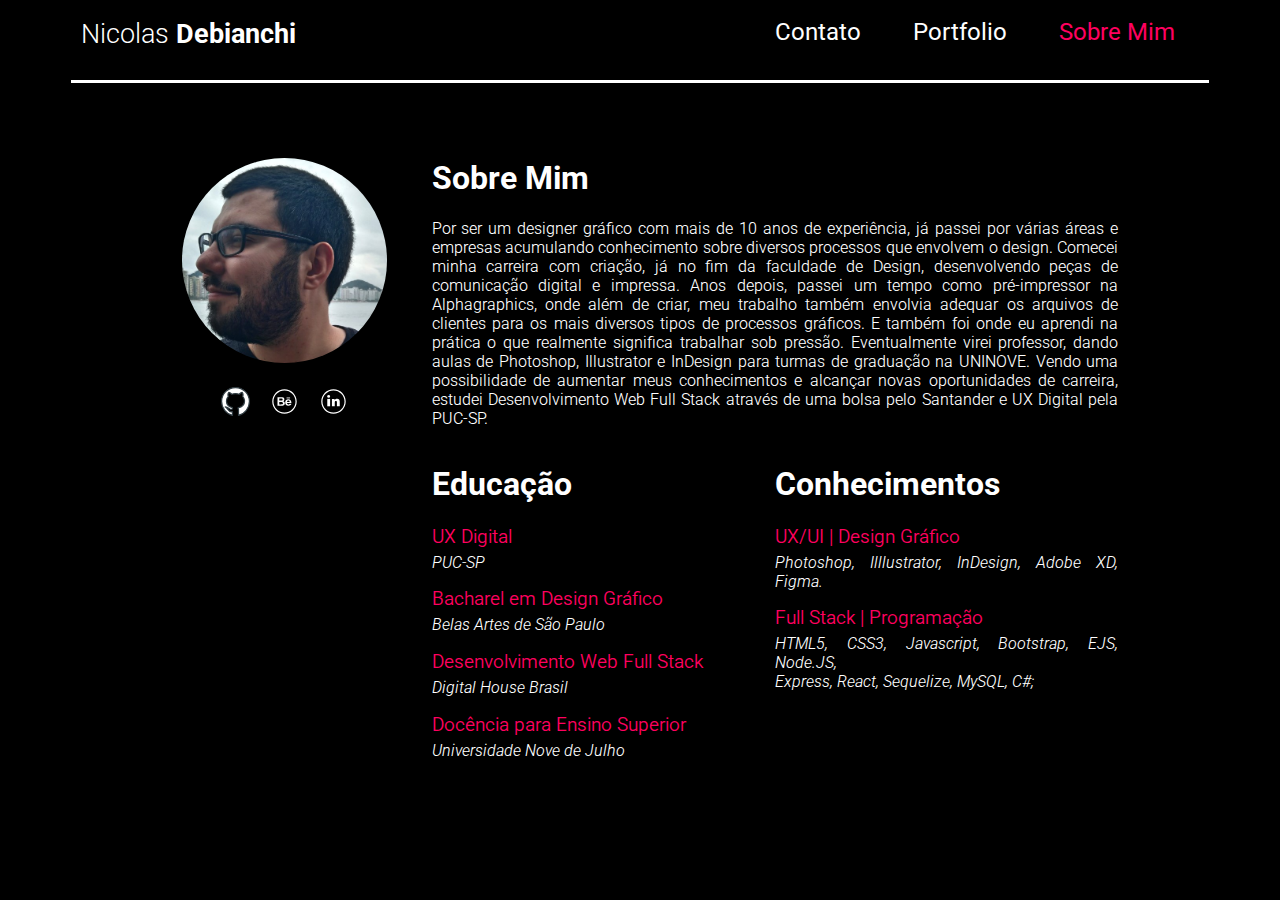
<file: pages/about.html>
<!DOCTYPE html>
<html>

<head>
    <meta charset="UTF-8">
    <meta name="viewport" content="width=device-width, initial-scale=1.0">
    <title>Sobre Mim | Nicolas Debianchi</title>
    <link rel="stylesheet" href="../styles/styles.css">
</head>

<body>
    <!-- Navbar -->
    <nav class="navbar">
        <a href="../index.html" class="nav-logo">Nicolas <span>Debianchi</span></a>
        <div>
            <a href="contact.html">Contato</a>
            <a href="portfolio.html">Portfolio</a>
            <a href="about.html" class="nav-active">Sobre Mim</a>
        </div>
    </nav>
    <hr>

    <section class="main-container">        
        <div class="about-main">

            <div class="about-profile-social">
                <div class="about-profile-pic">
                    <img src="../images/nicolas.jpg">
                </div>
    
                <div class="about-social-media">
                    <a href="https://github.com/ndebianchi" target="_blank"><div><img src="../images/logos/github.svg"></div></a>
                    <a href="https://www.behance.net/ndebianchi" target="_blank"><div><img src="../images/logos/behance.svg"></div></a>
                    <a href="https://www.linkedin.com/in/ndebianchi/" target="_blank"><div><img src="../images/logos/linkedin2.svg"></div></a>
                </div>
            </div>

            <div class="about-text">
                <div>
                    <h1>Sobre Mim</h1>
                    <p>
                        Por ser um designer gráfico com mais de 10 anos de experiência, já passei por várias áreas e
                        empresas acumulando conhecimento sobre diversos processos que envolvem o design. Comecei minha
                        carreira com criação, já no fim da faculdade de Design, desenvolvendo peças de comunicação digital e
                        impressa. Anos depois, passei um tempo como pré-impressor na Alphagraphics, onde além de criar, meu
                        trabalho também envolvia adequar os arquivos de clientes para os mais diversos tipos de processos
                        gráficos. E também foi onde eu aprendi na prática o que realmente significa trabalhar sob pressão.
                        Eventualmente virei professor, dando aulas de Photoshop, Illustrator e InDesign para turmas de
                        graduação na UNINOVE. Vendo uma possibilidade de aumentar meus conhecimentos e alcançar novas
                        oportunidades de carreira, estudei Desenvolvimento Web Full Stack através de uma bolsa pelo
                        Santander e UX Digital pela PUC-SP.
                    </p>
                </div>
                <div class="about-text-cv">
                    <div>
                        <h1>Educação</h1>
        
                        <h3>UX Digital</h3>
                        <p><span>PUC-SP</span></p>
                        <h3>Bacharel em Design Gráfico</h3>
                        <p><span>Belas Artes de São Paulo</span></p> 
                        <h3>Desenvolvimento Web Full Stack</h3>
                        <p><span>Digital House Brasil</span></p>
                        <h3>Docência para Ensino Superior</h3>
                        <p><span>Universidade Nove de Julho</span></p>                  
                    </div>
                    <div>
                        <h1>Conhecimentos</h1>
        
                        <h3>UX/UI | Design Gráfico</h3>
                        <p><span>Photoshop, Illlustrator, InDesign, Adobe XD, Figma.</span></p>
                        <h3>Full Stack | Programação</h3>
                        <p><span>HTML5, CSS3, Javascript, Bootstrap, EJS, Node.JS,<br/>
                            Express, React, Sequelize, MySQL, C#;</span></p>                                 
                    </div>
                </div>                
            </div> 
        </div>
    </section>

</body>
</html>
</file>
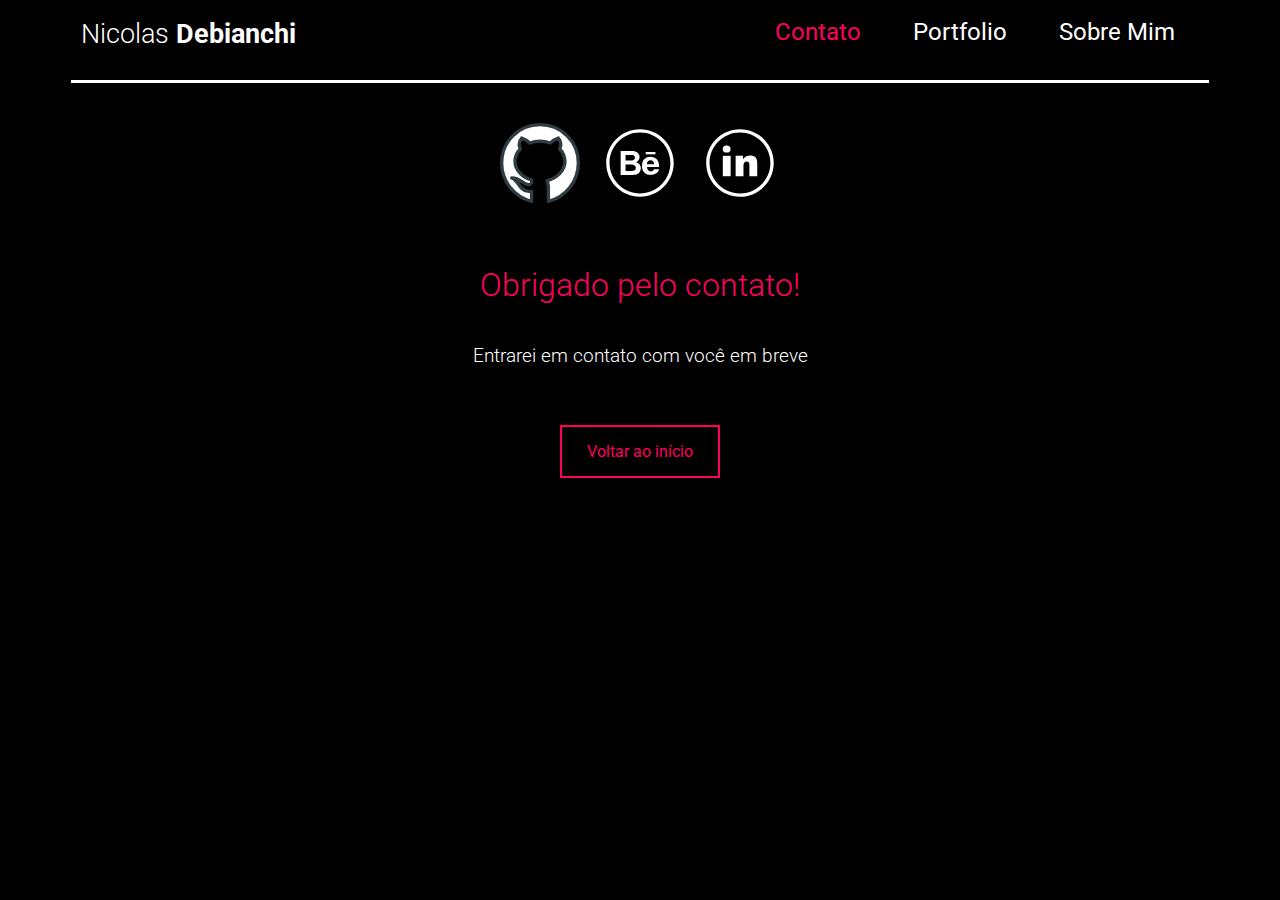
<file: pages/contact-success.html>
<!DOCTYPE html>
<html>
    
<head>
    <meta charset="UTF-8">
    <meta name="viewport" content="width=device-width, initial-scale=1.0">
    <title>Contato | Nicolas Debianchi</title>
    <link rel="stylesheet" href="../styles/styles.css">
</head>
<body>
    <!-- Navbar -->
    <nav class="navbar">
        <a href="../index.html" class="nav-logo">Nicolas <span>Debianchi</span></a>
        <div>
            <a href="contact.html" class="nav-active">Contato</a>
            <a href="portfolio.html">Portfolio</a>
            <a href="about.html">Sobre Mim</a>
        </div>
    </nav>
    <hr>

    <section class="main-container">
        <div class="form-constrainer">
            <div class="social-media">
                <a href="https://github.com/ndebianchi" target="_blank"><div><img src="../images/logos/github.svg"></div></a>
                <a href="https://www.behance.net/ndebianchi" target="_blank"><div><img src="../images/logos/behance.svg"></div></a>
                <a href="https://www.linkedin.com/in/ndebianchi/" target="_blank"><div><img src="../images/logos/linkedin2.svg"></div></a>
            </div>
            </br>
            </br>
            <h1 style="color: #FF005F; font-weight: 300;">Obrigado pelo contato!</h1>
            <h3 style="color: white; font-weight: 300;">Entrarei em contato com você em breve</h3>      
            
            <a href="../index.html" class="success-btn"> Voltar ao início </a>
        </div>
        
    </section>      
    
</body>
</html>
</file>
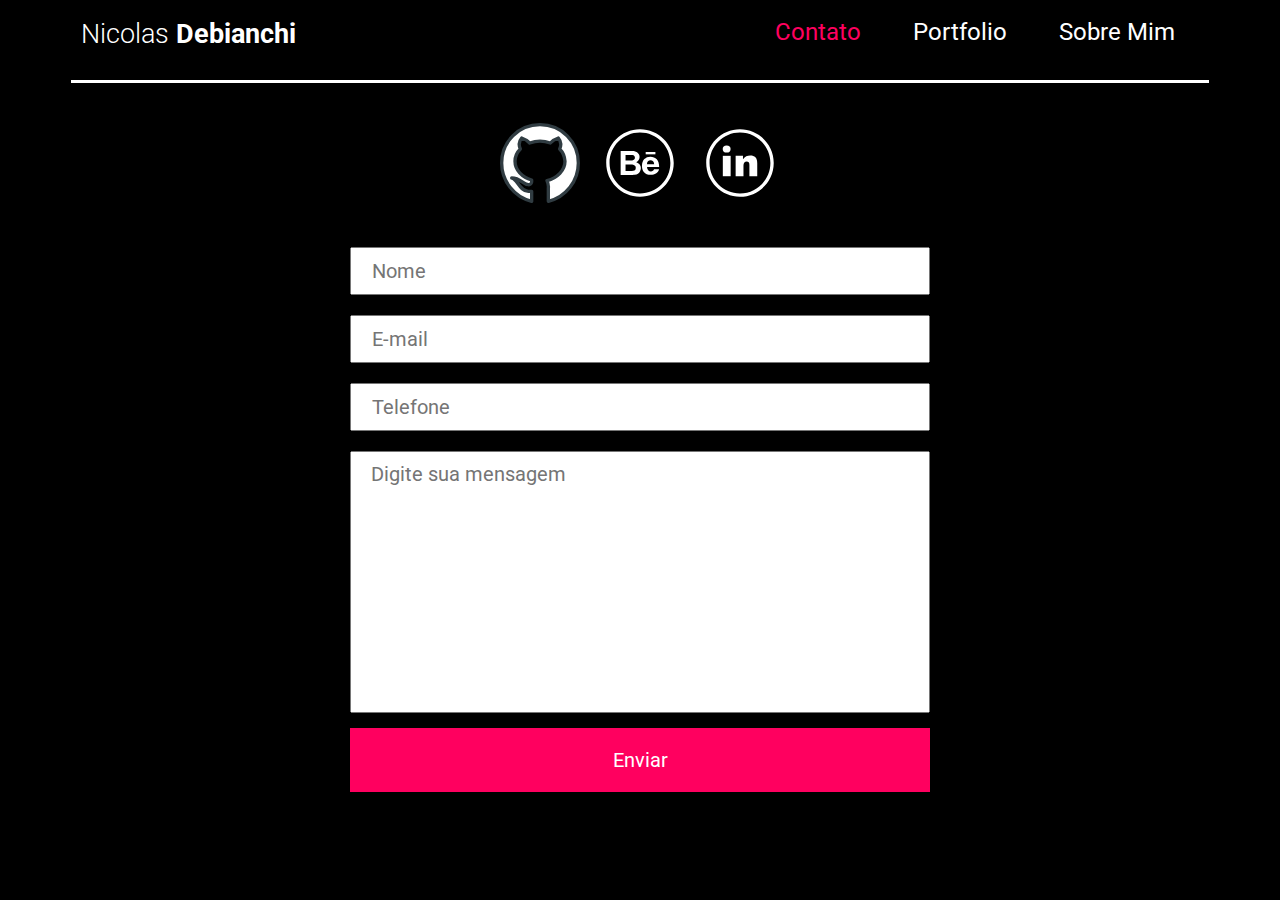
<file: pages/contact.html>
<!DOCTYPE html>
<html>
    
<head>
    <meta charset="UTF-8">
    <meta name="viewport" content="width=device-width, initial-scale=1.0">
    <title>Contato | Nicolas Debianchi</title>
    <link rel="stylesheet" href="../styles/styles.css">
    <script src="../scripts/contato.js" defer></script>
</head>
<body>
    <!-- Navbar -->
    <nav class="navbar">
        <a href="../index.html" class="nav-logo">Nicolas <span>Debianchi</span></a>
        <div>
            <a href="contact.html" class="nav-active">Contato</a>
            <a href="portfolio.html">Portfolio</a>
            <a href="about.html">Sobre Mim</a>
        </div>
    </nav>
    <hr>

    <section class="main-container">
        <div class="form-constrainer">

        <div class="social-media">
            <a href="https://github.com/ndebianchi" target="_blank"><div><img src="../images/logos/github.svg"></div></a>
            <a href="https://www.behance.net/ndebianchi" target="_blank"><div><img src="../images/logos/behance.svg"></div></a>
            <a href="https://www.linkedin.com/in/ndebianchi/" target="_blank"><div><img src="../images/logos/linkedin2.svg"></div></a>
        </div>        
            
        <form action="https://script.google.com/macros/s/AKfycbzT9egBAUOnyNihA8_FlPyg6aXhNqFxOwu0Z_levQ/exec"
         class="contato gform" method="POST">
            <input type="text" placeholder="Nome" name="nome">
            <input type="email" placeholder="E-mail" name="email">
            <input type="tel" placeholder="Telefone" name="tel">
            <textarea placeholder="Digite sua mensagem" name="mensagem" rows="10"></textarea>
            <button type="submit">Enviar</button>
        </form>
        </div>
        
    </section>  
    
    <script data-cfasync="false" type="text/javascript" src="../scripts/contato.js"></script>
</body>
</html>
</file>
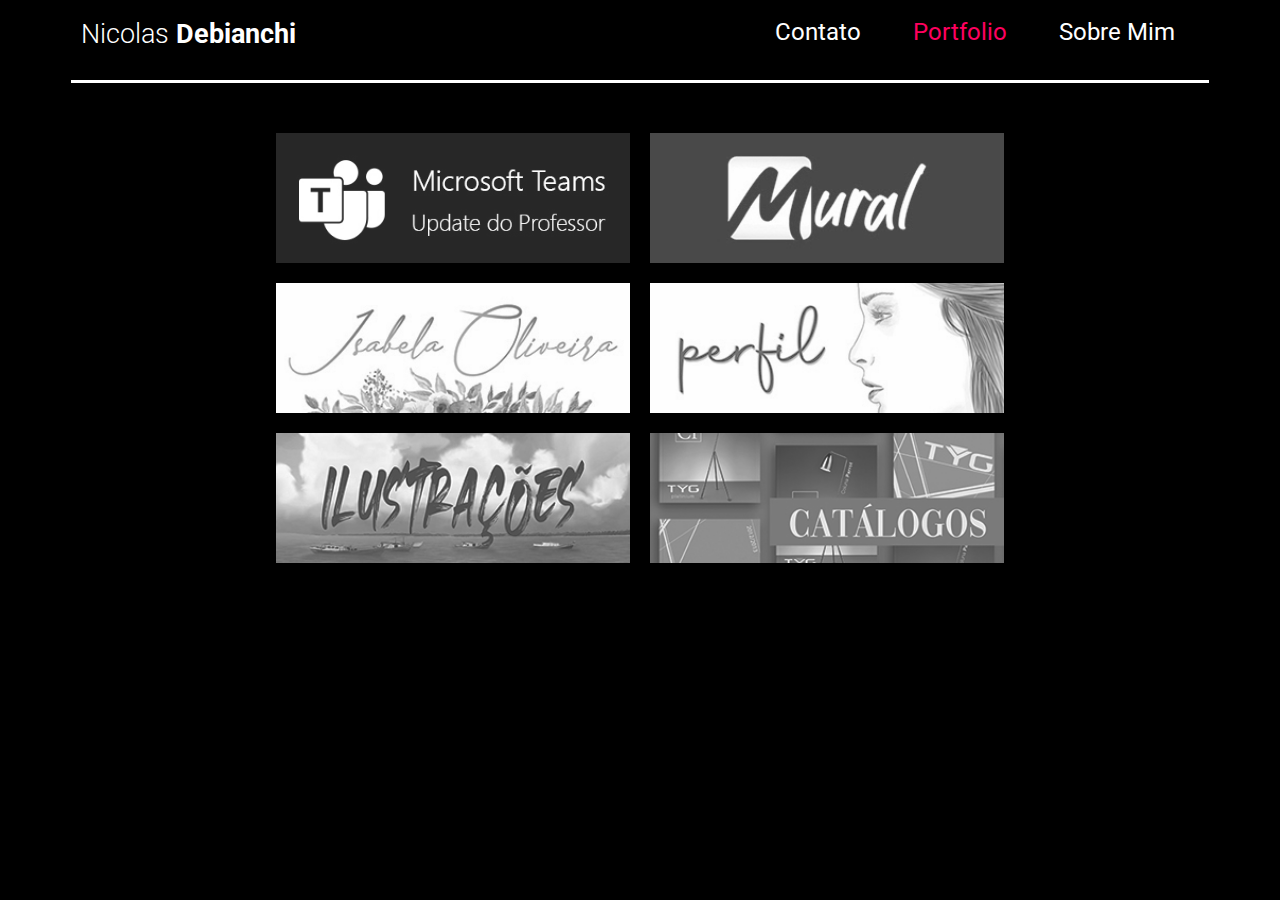
<file: pages/portfolio.html>
<!DOCTYPE html>
<html>
    
<head>
    <meta charset="UTF-8">
    <meta name="viewport" content="width=device-width, initial-scale=1.0">
    <title>Portfolio | Nicolas Debianchi</title>
    <link rel="stylesheet" href="../styles/styles.css">
</head>
<body>
    <!-- Navbar -->
    <nav class="navbar">
        <a href="../index.html" class="nav-logo">Nicolas <span>Debianchi</span></a>
        <div>
            <a href="contact.html">Contato</a>
            <a href="portfolio.html" class="nav-active">Portfolio</a>
            <a href="about.html">Sobre Mim</a>
        </div>
    </nav>
    <hr>

    <section class="main-container">
        <div class="p-projetos">
            <a href="./projects/msteams.html" class="p-item">
                <img src="../images/thumbnails/msteams.jpg" alt="">                
            </a>
            <a href="./projects/mural.html" class="p-item">
                <img src="../images/thumbnails/mural.jpg" alt=""> 
            </a>            
            <a href="./projects/isabela.html" class="p-item">
                <img src="../images/thumbnails/isabela.jpg" alt="">                
            </a>
            <a href="./projects/perfil.html" class="p-item">
                <img src="../images/thumbnails/perfil.jpg" alt="">
            </a> 
            <a href="./projects/ilustras.html" class="p-item">                
                <img src="../images/thumbnails/ilustras.jpg" alt="">
            </a>           
            <a href="./projects/catalogos.html" class="p-item">
                <img src="../images/thumbnails/catalogos.jpg" alt="">                
            </a>      
        </div>        
    </section>


    
    
</body>
</html>
</file>
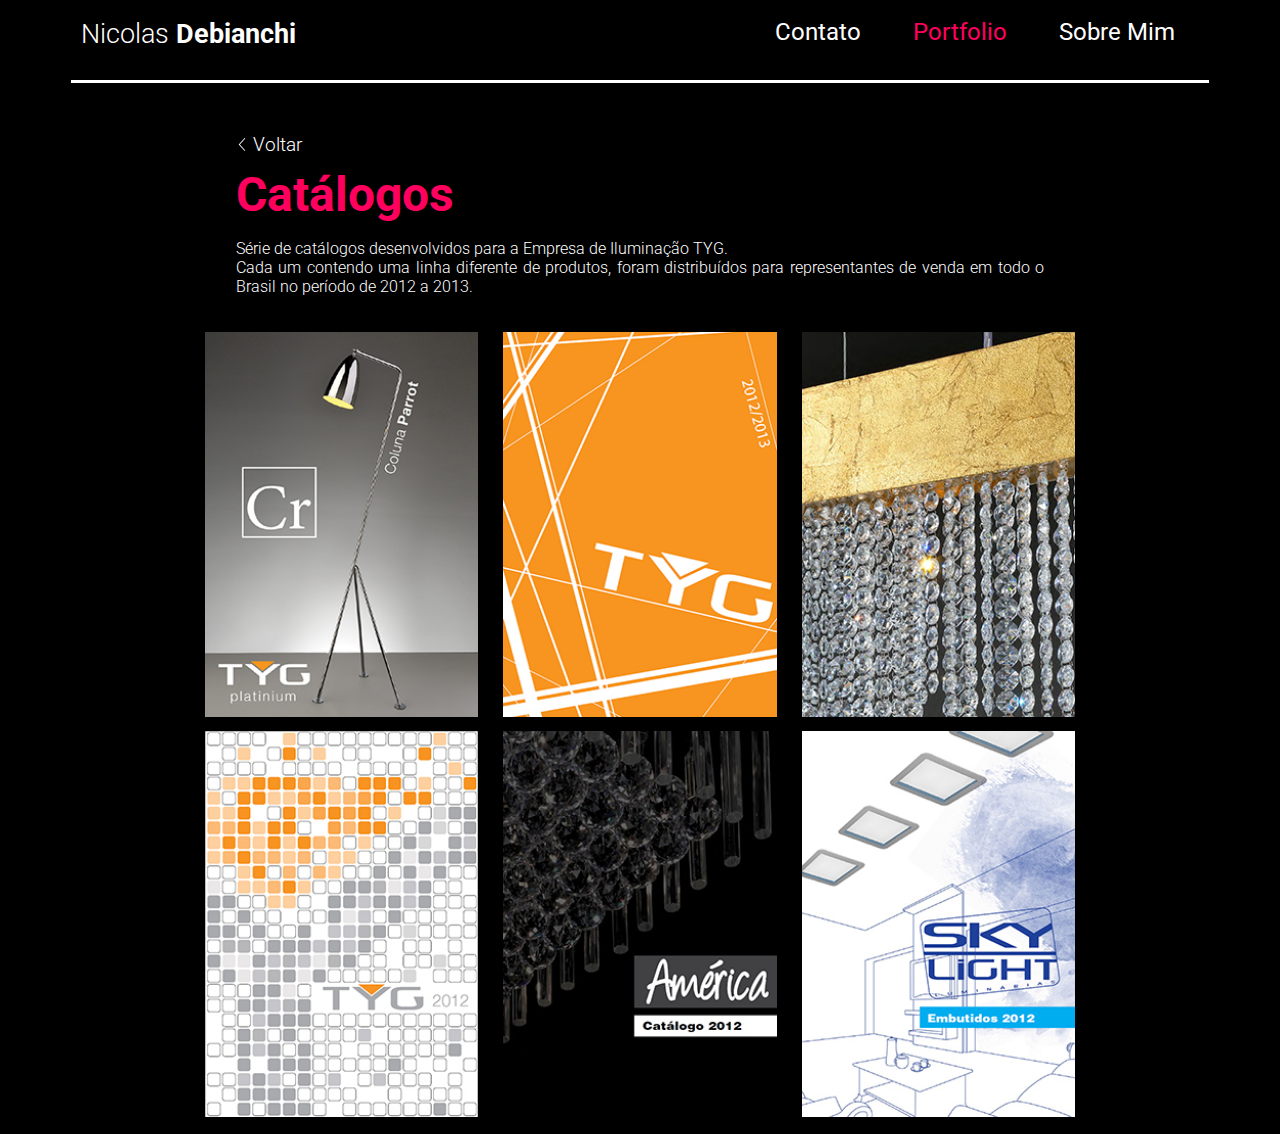
<file: pages/projects/catalogos.html>
<!DOCTYPE html>
<html>

<head>
    <meta charset="UTF-8">
    <meta name="viewport" content="width=device-width, initial-scale=1.0">
    <title>Catálogos | Nicolas Debianchi</title>
    <link rel="stylesheet" href="../../styles/styles.css">
</head>

<body>
    <!-- Navbar -->
    <nav class="navbar">
        <a href="../../index.html" class="nav-logo">Nicolas <span>Debianchi</span></a>
        <div>
            <a href="../contact.html">Contato</a>
            <a href="../portfolio.html" class="nav-active">Portfolio</a>
            <a href="../about.html">Sobre Mim</a>
        </div>
    </nav>
    <hr>

    <section class="main-container">

        <div class="project-header">
            <a href="../portfolio.html"><img src="../../images/logos/back.svg"><h3>Voltar</h3></a>
            <h1>Catálogos</h1>
        </div>
        
        <div class="project-text">
            <p>
                Série de catálogos desenvolvidos para a Empresa de Iluminação TYG. <br/>
                Cada um contendo uma linha diferente de produtos, foram distribuídos
                para representantes de venda em todo o Brasil no período de 2012 a 2013.
            </p>
        </div>

        <div class="capas">
            <a href="../../images/catalogos/Cromados.pdf" target="_blank">
                <img src="../../images/catalogos/Capas/Cromados.jpg">
            </a>
            <a href="../../images/catalogos/TYG_1213.pdf" target="_blank">
                <img src="../../images/catalogos/Capas/TYG_1213.jpg">
            </a>
            <a href="../../images/catalogos/TYG_Cristais.pdf" target="_blank">
                <img src="../../images/catalogos/Capas/TYG_Cristais.jpg">
            </a>
            <a href="../../images/catalogos/TYG_2012.pdf" target="_blank">
                <img src="../../images/catalogos/Capas/TYG_2012.jpg">
            </a>
            <a href="../../images/catalogos/TYG_America.pdf" target="_blank">
                <img src="../../images/catalogos/Capas/TYG_America.jpg">
            </a>
            <a href="../../images/catalogos/TYG_Embutidos.pdf" target="_blank">
                <img src="../../images/catalogos/Capas/TYG_Embutidos.jpg">
            </a>
        </div>

       

    </section>

</body>
</html>
</file>
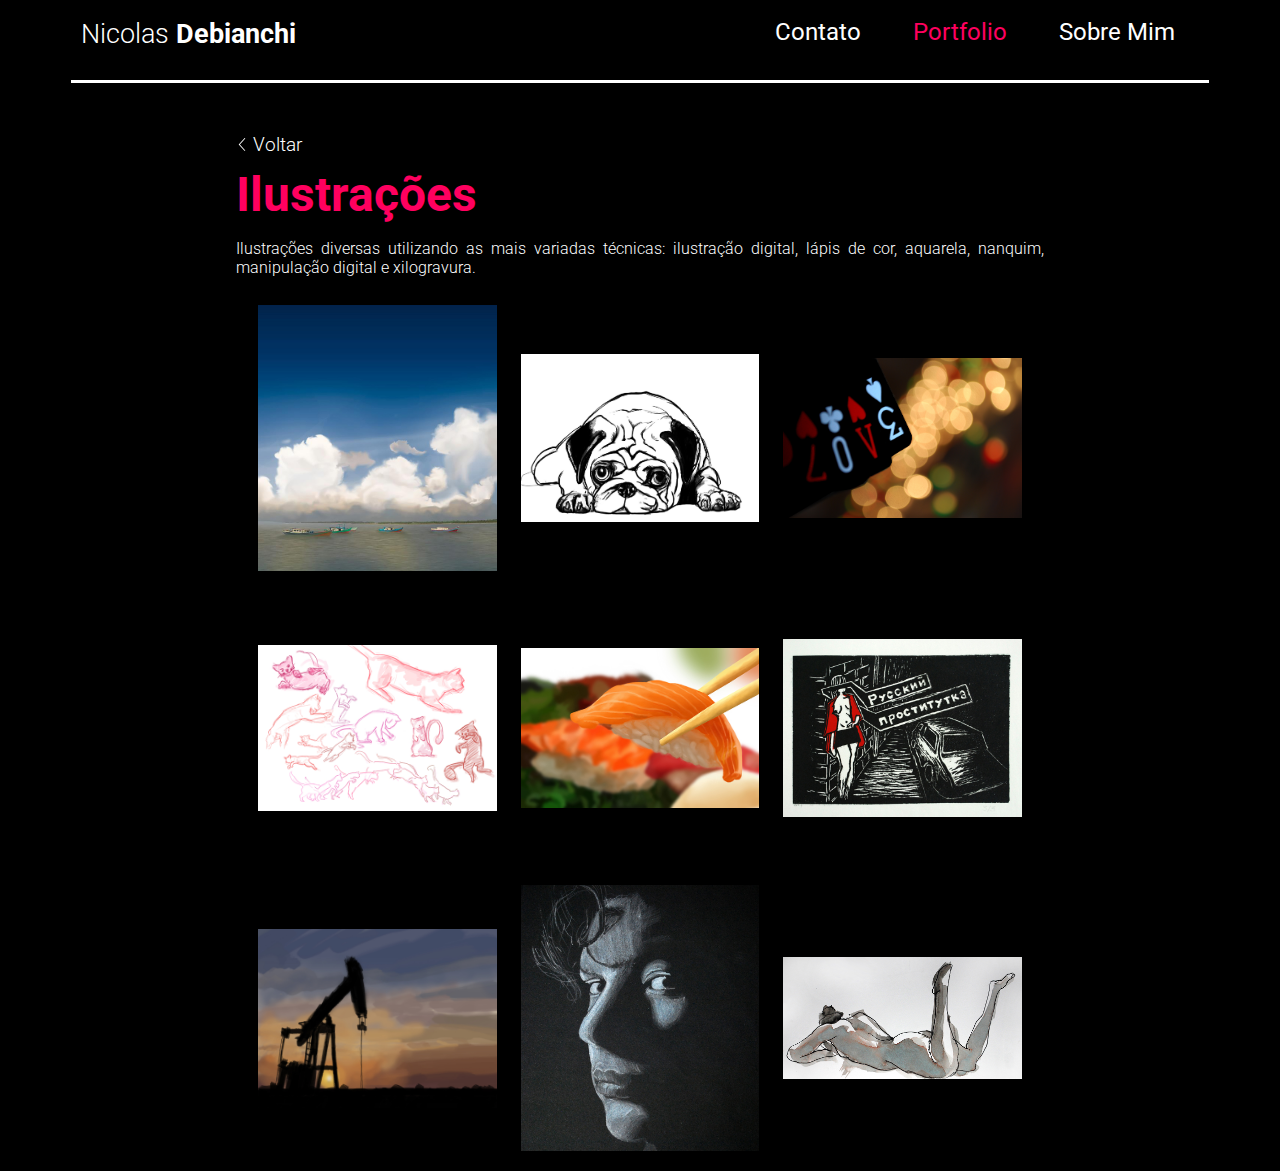
<file: pages/projects/ilustras.html>
<!DOCTYPE html>
<html>

<head>
    <meta charset="UTF-8">
    <meta name="viewport" content="width=device-width, initial-scale=1.0">
    <title>Ilustrações | Nicolas Debianchi</title>
    <link rel="stylesheet" href="../../styles/styles.css">
    <script src="../../scripts/galeriaModal.js" defer></script>
</head>

<body>
    <!-- Navbar -->
    <nav class="navbar">
        <a href="../../index.html" class="nav-logo">Nicolas <span>Debianchi</span></a>
        <div>
            <a href="../contact.html">Contato</a>
            <a href="../portfolio.html" class="nav-active">Portfolio</a>
            <a href="../about.html">Sobre Mim</a>
        </div>
    </nav>
    <hr>

    <section class="main-container">        
        <div class="project-header">
            <a href="../portfolio.html"><img src="../../images/logos/back.svg"><h3>Voltar</h3></a>
            <h1>Ilustrações</h1>
        </div>
        
        <div class="project-text">
            <p>
                Ilustrações diversas utilizando as mais variadas técnicas:
                ilustração digital, lápis de cor, aquarela, nanquim, manipulação digital e xilogravura.
            </p>
        </div>

        <div class="galeria-container">
            <div class="galeria-item">
                <img src="../../images/ilustracoes/001.jpg" class="img-item">
            </div>
            <div class="galeria-item">
                <img src="../../images/ilustracoes/002.jpg" class="img-item">
            </div>
            <div class="galeria-item">
                <img src="../../images/ilustracoes/003.jpg" class="img-item">
            </div>
            <div class="galeria-item">
                <img src="../../images/ilustracoes/004.jpg" class="img-item">
            </div>
            <div class="galeria-item">
                <img src="../../images/ilustracoes/005.jpg" class="img-item">
            </div>
            <div class="galeria-item">
                <img src="../../images/ilustracoes/006.jpg" class="img-item">
            </div>
            <div class="galeria-item">
                <img src="../../images/ilustracoes/007.jpg" class="img-item">
            </div>
            <div class="galeria-item">
                <img src="../../images/ilustracoes/008.jpg" class="img-item">
            </div>
            <div class="galeria-item">
                <img src="../../images/ilustracoes/009.jpg" class="img-item">
            </div>            
        </div>
    
        <!-- modal -->
        <div class="modal">
            <img class="modal-img">
            <span class="close-modal">&times;</span>
            <a class="gal-prev">&#10094;</a>
            <a class="gal-next">&#10095;</a>
        </div> 

    </section>

</body>
</html>
</file>
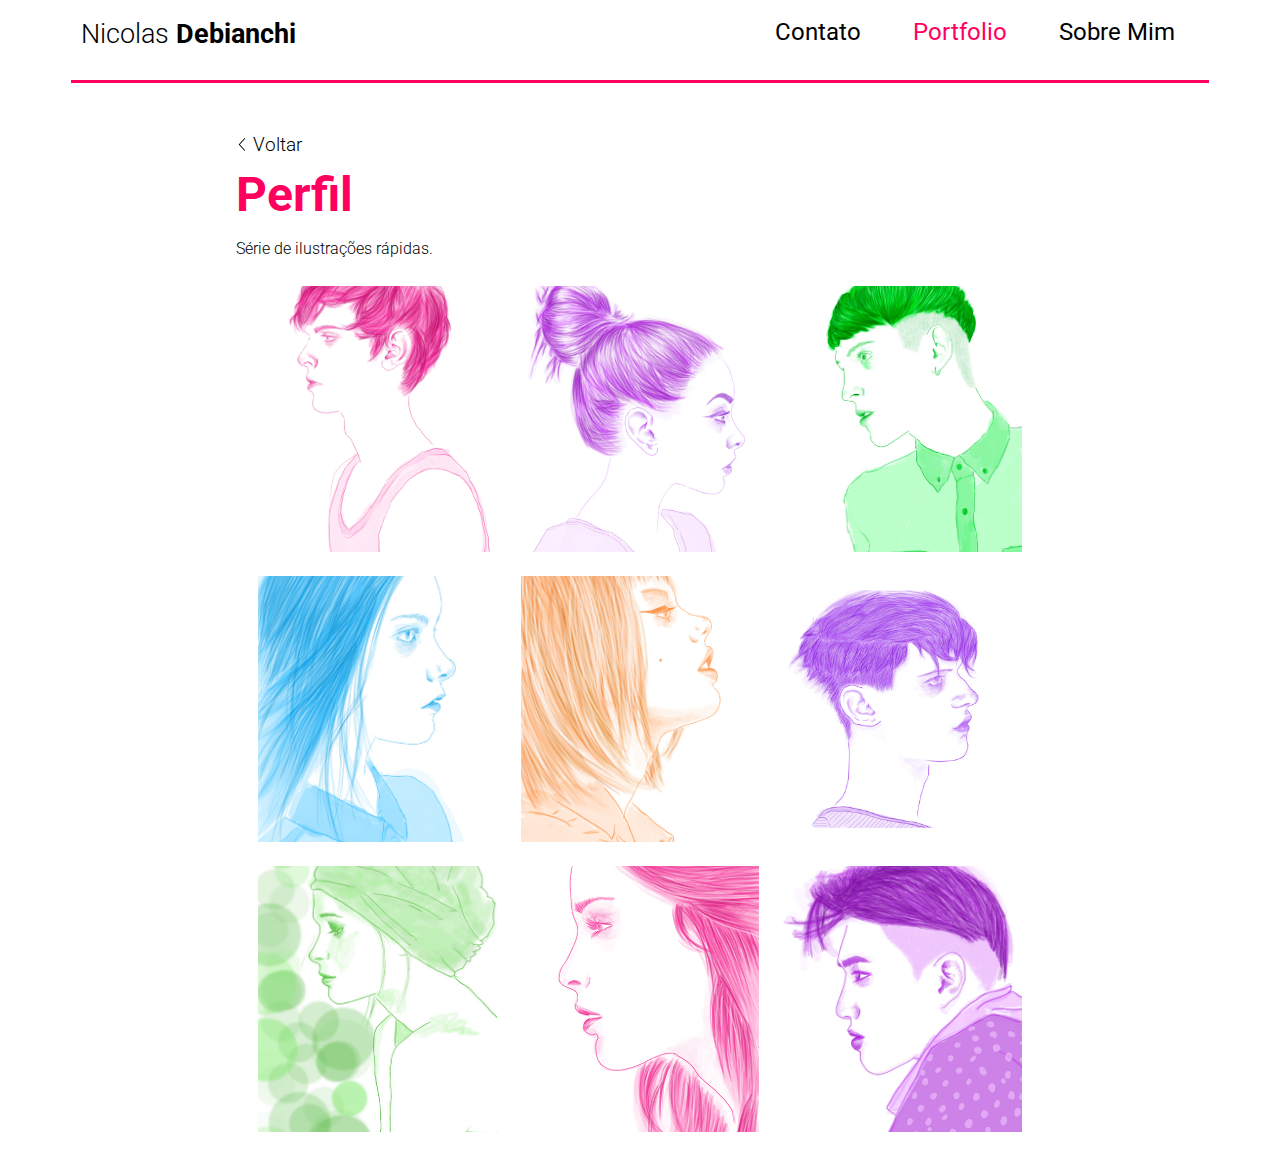
<file: pages/projects/perfil.html>
<!DOCTYPE html>
<html>
    
<head>
    <meta charset="UTF-8">
    <meta name="viewport" content="width=device-width, initial-scale=1.0">
    <title>Perfil | Nicolas Debianchi</title>
    <link rel="stylesheet" href="../../styles/styles.css">
    <link rel="stylesheet" href="../../styles/partials/white-mode.css">
    <script src="../../scripts/galeriaModal.js" defer></script>
</head>

<body>
    <!-- Navbar -->
    <nav class="navbar">
        <a href="../../index.html" class="nav-logo">Nicolas <span>Debianchi</span></a>
        <div>
            <a href="../contact.html">Contato</a>
            <a href="../portfolio.html" class="nav-active">Portfolio</a>
            <a href="../about.html">Sobre Mim</a>
        </div>
    </nav>
    <hr>

    <section class="main-container">        
        <div class="project-header">
            <a href="../portfolio.html"><img src="../../images/logos/back.svg"><h3>Voltar</h3></a>
            <h1>Perfil</h1>
        </div>
        
        <div class="project-text">
            <p>
                Série de ilustrações rápidas.
            </p>
        </div>

        <div class="galeria-container">
            <div class="galeria-item">
                <img src="../../images/perfil/Perfil_1.jpg" class="img-item">
            </div>
            <div class="galeria-item">
                <img src="../../images/perfil/Perfil_2.jpg" class="img-item">
            </div>
            <div class="galeria-item">
                <img src="../../images/perfil/Perfil_4.jpg" class="img-item">
            </div>
            <div class="galeria-item">
                <img src="../../images/perfil/Perfil_5.jpg" class="img-item">
            </div>
            <div class="galeria-item">
                <img src="../../images/perfil/Perfil_7.jpg" class="img-item">
            </div>
            <div class="galeria-item">
                <img src="../../images/perfil/Perfil_9.jpg" class="img-item">
            </div>
            <div class="galeria-item">
                <img src="../../images/perfil/Perfil_11.jpg" class="img-item">
            </div>
            <div class="galeria-item">
                <img src="../../images/perfil/Perfil_12.jpg" class="img-item">
            </div>
            <div class="galeria-item">
                <img src="../../images/perfil/Perfil_13.jpg" class="img-item">
            </div>   
        </div>
    
        <!-- modal -->
        <div class="modal">
            <img class="modal-img">
            <span class="close-modal">&times;</span>
            <a class="gal-prev">&#10094;</a>
            <a class="gal-next">&#10095;</a>
        </div> 

    </section>

</body>
</html>
</file>
<file: styles/styles.css>
@import "./partials/containers.css";
@import "./partials/navbar.css";
@import "./partials/home.css";
@import "./partials/contato.css";
@import "./partials/about.css";
@import "./partials/portfolio.css";



@import url('https://fonts.googleapis.com/css2?family=Roboto:wght@300;400;700&display=swap');



body {
    font-family: 'Roboto', sans-serif;
    background-color: #000;    
}

h1 { color: #FFF; }

h3 { color: #FF005F; }

h4 { 
    color: #FF005F;
    font-weight: 400;
 }

p { color: #FFF; }
li { color: #fff; }
</file>
<file: styles/partials/white-mode.css>
body {
    font-family: 'Roboto', sans-serif;
    background-color: #FFF;    
}

h1 { color: #000; }

h3 { color: #FF005F; }

p { color: #000; }

hr { border-color: #FF005F;}

/* navbar */
.navbar a { color: #000; }
.navbar div a { border: 3px solid #FFF; }

/* portfolio partials */
.project-header h3 { color: #000; }
.project-header img { filter: invert(100%); }
.project-text p { color: #000; }

/* galeria */
.galeria-item { border: 2px solid #FFF; }
</file>
